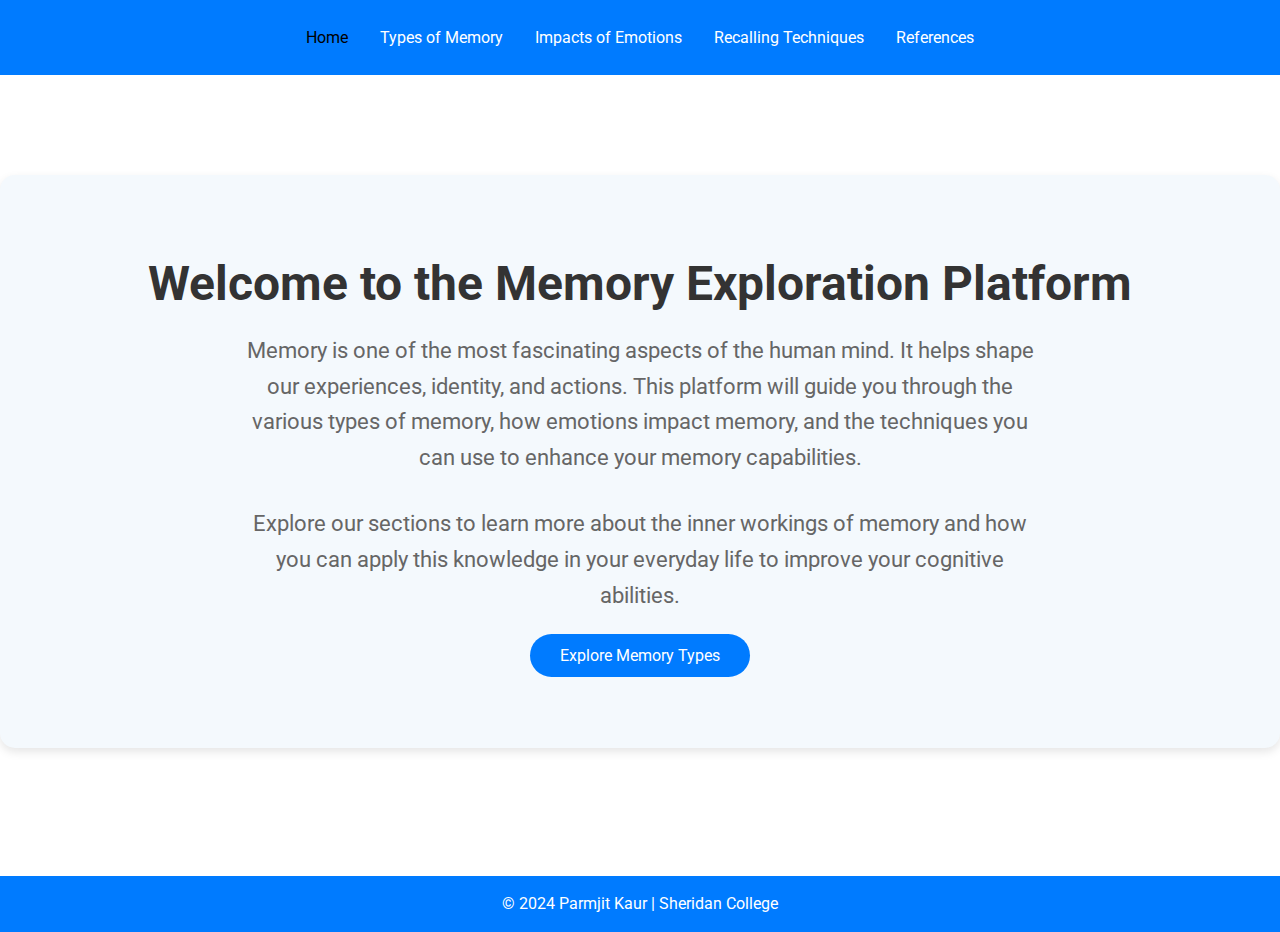
<file: index.html>
<!DOCTYPE html>
<html lang="en">
<head>
    <meta charset="UTF-8">
    <meta name="viewport" content="width=device-width, initial-scale=1.0">
    <meta name="description" content="Memory: A Cognitive Exploration">
    <meta name="keywords" content="Memory, Types, Techniques, Emotions">
    <title>Memory: Home</title>
    <script src="https://cdn.jsdelivr.net/npm/bootstrap@5.3.3/dist/js/bootstrap.bundle.min.js"
            integrity="sha384-YvpcrYf0tY3lHB60NNkmXc5s9fDVZLESaAA55NDzOxhy9GkcIdslK1eN7N6jIeHz"
            crossorigin="anonymous"></script>
    <link href="https://cdn.jsdelivr.net/npm/bootstrap@5.3.3/dist/css/bootstrap.min.css" rel="stylesheet"
          integrity="sha384-QWTKZyjpPEjISv5WaRU9OFeRpok6YctnYmDr5pNlyT2bRjXh0JMhjY6hW+ALEwIH"
          crossorigin="anonymous">
    <link href="https://fonts.googleapis.com/css2?family=Roboto:wght@400;500;700&display=swap" rel="stylesheet">
    <link href="style.css" rel="stylesheet">
</head>
<body>

    <!-- Navbar -->
    <nav class="navbar navbar-expand-lg">
        <div class="container-fluid">
            <button class="navbar-toggler" type="button" data-bs-toggle="collapse" data-bs-target="#navbarSupportedContent"
                    aria-controls="navbarSupportedContent" aria-expanded="false" aria-label="Toggle navigation">
                <span class="navbar-toggler-icon"></span>
            </button>
            <div class="collapse navbar-collapse justify-content-center" id="navbarSupportedContent">
                <ul class="navbar-nav mb-2 mb-lg-0">
                    <li class="nav-item">
                        <a class="nav-link active" href="index.html">Home</a>
                    </li>
                    <li class="nav-item">
                        <a class="nav-link" href="types.html">Types of Memory</a>
                    </li>
                    <li class="nav-item">
                        <a class="nav-link" href="emotions.html">Impacts of Emotions</a>
                    </li>
                    <li class="nav-item">
                        <a class="nav-link" href="techniques.html">Recalling Techniques</a>
                    </li>
                    <li class="nav-item">
                        <a class="nav-link" href="reference.html">References</a>
                    </li>
                </ul>
            </div>
        </div>
    </nav>

    <!-- Content Section -->
    <div class="content-wrapper">
        <div class="container">
            <h1>Welcome to the Memory Exploration Platform</h1>
            <p>Memory is one of the most fascinating aspects of the human mind. It helps shape our experiences, identity, and actions. This platform will guide you through the various types of memory, how emotions impact memory, and the techniques you can use to enhance your memory capabilities.</p>
            <p>Explore our sections to learn more about the inner workings of memory and how you can apply this knowledge in your everyday life to improve your cognitive abilities.</p>
            <a href="types.html">Explore Memory Types</a>
        </div>
    </div>

</body>
<footer class="footer">
    <div class="container text-center">
        <p>© 2024 Parmjit Kaur | Sheridan College</p>
    </div>
</footer>
</html>
</file>
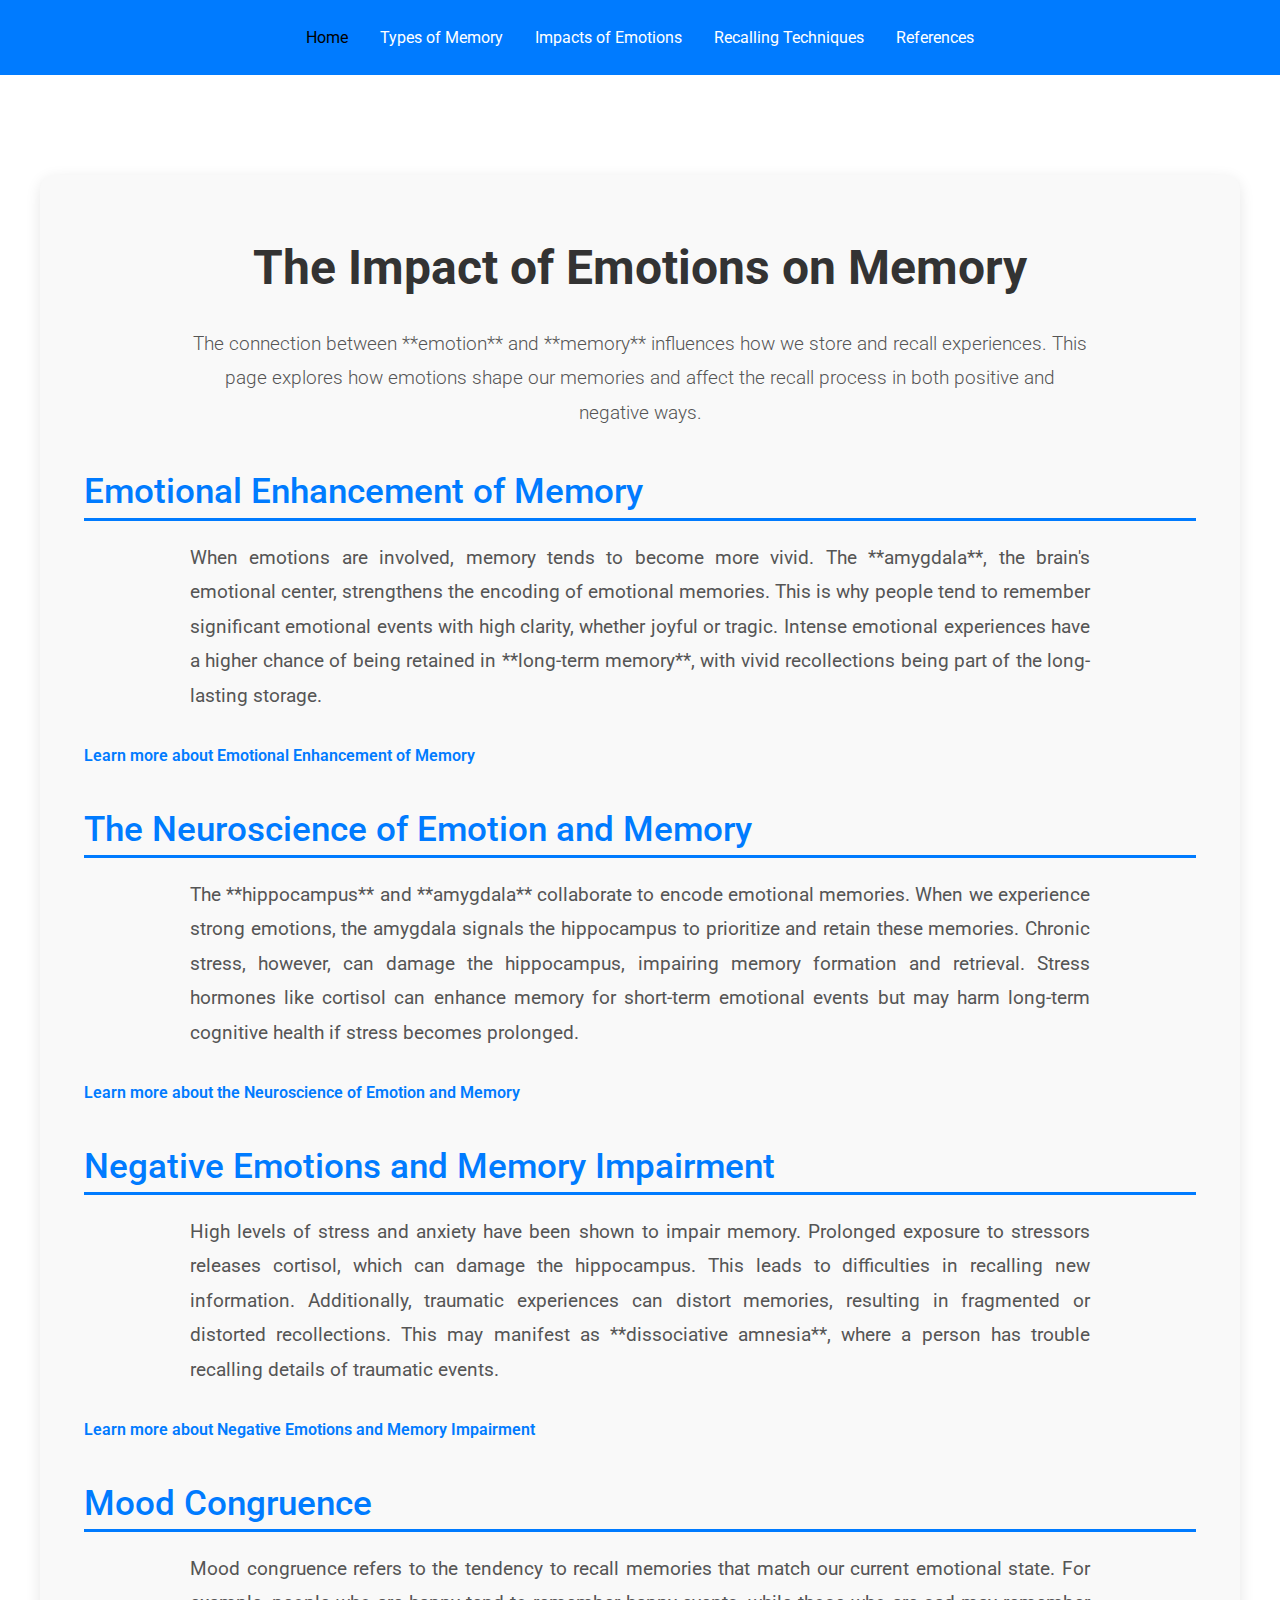
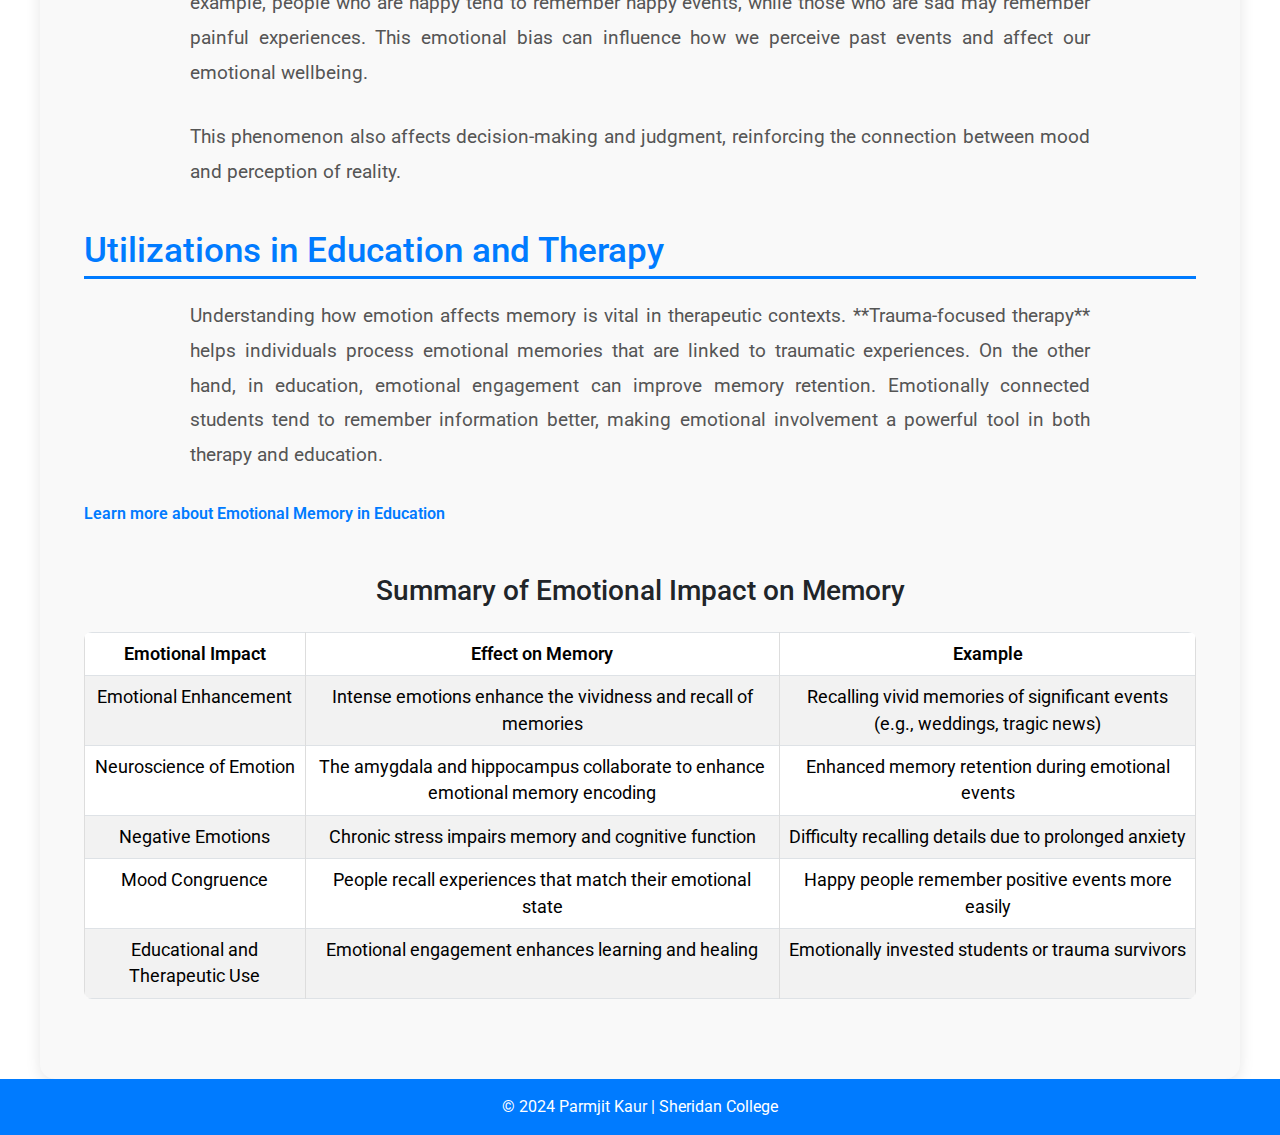
<file: emotions.html>
<!DOCTYPE html>
<html lang="en">
<head>
    <meta charset="UTF-8">
    <meta name="viewport" content="width=device-width, initial-scale=1.0">
    <meta name="description" content="Memory: A Cognitive Exploration">
    <meta name="keywords" content="Memory, Types, Techniques, Emotions">
    <title>Memory: Home</title>
    <script src="https://cdn.jsdelivr.net/npm/bootstrap@5.3.3/dist/js/bootstrap.bundle.min.js"
            integrity="sha384-YvpcrYf0tY3lHB60NNkmXc5s9fDVZLESaAA55NDzOxhy9GkcIdslK1eN7N6jIeHz"
            crossorigin="anonymous"></script>
    <link href="https://cdn.jsdelivr.net/npm/bootstrap@5.3.3/dist/css/bootstrap.min.css" rel="stylesheet"
          integrity="sha384-QWTKZyjpPEjISv5WaRU9OFeRpok6YctnYmDr5pNlyT2bRjXh0JMhjY6hW+ALEwIH"
          crossorigin="anonymous">
    <link href="https://fonts.googleapis.com/css2?family=Roboto:wght@400;500;700&display=swap" rel="stylesheet">
    <link href="style.css" rel="stylesheet">
</head>
<body>

    <!-- Navbar -->
    <nav class="navbar navbar-expand-lg">
        <div class="container-fluid">
            <button class="navbar-toggler" type="button" data-bs-toggle="collapse" data-bs-target="#navbarSupportedContent"
                    aria-controls="navbarSupportedContent" aria-expanded="false" aria-label="Toggle navigation">
                <span class="navbar-toggler-icon"></span>
            </button>
            <div class="collapse navbar-collapse justify-content-center" id="navbarSupportedContent">
                <ul class="navbar-nav mb-2 mb-lg-0">
                    <li class="nav-item">
                        <a class="nav-link active" href="index.html">Home</a>
                    </li>
                    <li class="nav-item">
                        <a class="nav-link" href="types.html">Types of Memory</a>
                    </li>
                    <li class="nav-item">
                        <a class="nav-link" href="emotions.html">Impacts of Emotions</a>
                    </li>
                    <li class="nav-item">
                        <a class="nav-link" href="techniques.html">Recalling Techniques</a>
                    </li>
                    <li class="nav-item">
                        <a class="nav-link" href="reference.html">References</a>
                    </li>
                </ul>
            </div>
        </div>
    </nav>
    <div class="emotion-memory-wrapper">
        <div class="container">
            <h1 class="main-heading">The Impact of Emotions on Memory</h1>
            <p class="lead text-center">The connection between **emotion** and **memory** influences how we store and recall experiences. This page explores how emotions shape our memories and affect the recall process in both positive and negative ways.</p>

            <!-- Emotional Enhancement of Memory -->
            <div class="memory-type">
                <h2 class="section-heading">Emotional Enhancement of Memory</h2>
                <p>When emotions are involved, memory tends to become more vivid. The **amygdala**, the brain's emotional center, strengthens the encoding of emotional memories. This is why people tend to remember significant emotional events with high clarity, whether joyful or tragic. Intense emotional experiences have a higher chance of being retained in **long-term memory**, with vivid recollections being part of the long-lasting storage.</p>
                <a href="https://en.wikipedia.org/wiki/Emotion_and_memory" target="_blank" class="learn-more-link">Learn more about Emotional Enhancement of Memory</a>
            </div>

            <!-- Neuroscience of Emotion and Memory -->
            <div class="memory-type">
                <h2 class="section-heading">The Neuroscience of Emotion and Memory</h2>
                <p>The **hippocampus** and **amygdala** collaborate to encode emotional memories. When we experience strong emotions, the amygdala signals the hippocampus to prioritize and retain these memories. Chronic stress, however, can damage the hippocampus, impairing memory formation and retrieval. Stress hormones like cortisol can enhance memory for short-term emotional events but may harm long-term cognitive health if stress becomes prolonged.</p>
                <a href="https://en.wikipedia.org/wiki/Neuroscience_of_emotion_and_memory" target="_blank" class="learn-more-link">Learn more about the Neuroscience of Emotion and Memory</a>
            </div>

            <!-- Negative Emotions and Memory Impairment -->
            <div class="memory-type">
                <h2 class="section-heading">Negative Emotions and Memory Impairment</h2>
                <p>High levels of stress and anxiety have been shown to impair memory. Prolonged exposure to stressors releases cortisol, which can damage the hippocampus. This leads to difficulties in recalling new information. Additionally, traumatic experiences can distort memories, resulting in fragmented or distorted recollections. This may manifest as **dissociative amnesia**, where a person has trouble recalling details of traumatic events.</p>
                <a href="https://en.wikipedia.org/wiki/Stress_and_memory" target="_blank" class="learn-more-link">Learn more about Negative Emotions and Memory Impairment</a>
            </div>

            <!-- Mood Congruence -->
            <div class="memory-type">
                <h2 class="section-heading">Mood Congruence</h2>
                <p>Mood congruence refers to the tendency to recall memories that match our current emotional state. For example, people who are happy tend to remember happy events, while those who are sad may remember painful experiences. This emotional bias can influence how we perceive past events and affect our emotional wellbeing.</p>
                <p>This phenomenon also affects decision-making and judgment, reinforcing the connection between mood and perception of reality.</p>
            </div>

            <!-- Utilizations in Education and Therapy -->
            <div class="memory-type">
                <h2 class="section-heading">Utilizations in Education and Therapy</h2>
                <p>Understanding how emotion affects memory is vital in therapeutic contexts. **Trauma-focused therapy** helps individuals process emotional memories that are linked to traumatic experiences. On the other hand, in education, emotional engagement can improve memory retention. Emotionally connected students tend to remember information better, making emotional involvement a powerful tool in both therapy and education.</p>
                <a href="https://en.wikipedia.org/wiki/Emotional_memory_in_education" target="_blank" class="learn-more-link">Learn more about Emotional Memory in Education</a>
            </div>

            <!-- Summary Table of Emotional Impact on Memory -->
            <h3 class="text-center mt-5">Summary of Emotional Impact on Memory</h3>
            <table class="table table-bordered table-striped mt-4">
                <thead>
                    <tr>
                        <th>Emotional Impact</th>
                        <th>Effect on Memory</th>
                        <th>Example</th>
                    </tr>
                </thead>
                <tbody>
                    <tr>
                        <td>Emotional Enhancement</td>
                        <td>Intense emotions enhance the vividness and recall of memories</td>
                        <td>Recalling vivid memories of significant events (e.g., weddings, tragic news)</td>
                    </tr>
                    <tr>
                        <td>Neuroscience of Emotion</td>
                        <td>The amygdala and hippocampus collaborate to enhance emotional memory encoding</td>
                        <td>Enhanced memory retention during emotional events</td>
                    </tr>
                    <tr>
                        <td>Negative Emotions</td>
                        <td>Chronic stress impairs memory and cognitive function</td>
                        <td>Difficulty recalling details due to prolonged anxiety</td>
                    </tr>
                    <tr>
                        <td>Mood Congruence</td>
                        <td>People recall experiences that match their emotional state</td>
                        <td>Happy people remember positive events more easily</td>
                    </tr>
                    <tr>
                        <td>Educational and Therapeutic Use</td>
                        <td>Emotional engagement enhances learning and healing</td>
                        <td>Emotionally invested students or trauma survivors</td>
                    </tr>
                </tbody>
            </table>

        </div>
    </div>

    <!-- Footer -->
    <footer class="footer">
        <div class="container text-center">
            <p>© 2024 Parmjit Kaur | Sheridan College</p>
        </div>
    </footer>

</body>
</html>
</file>
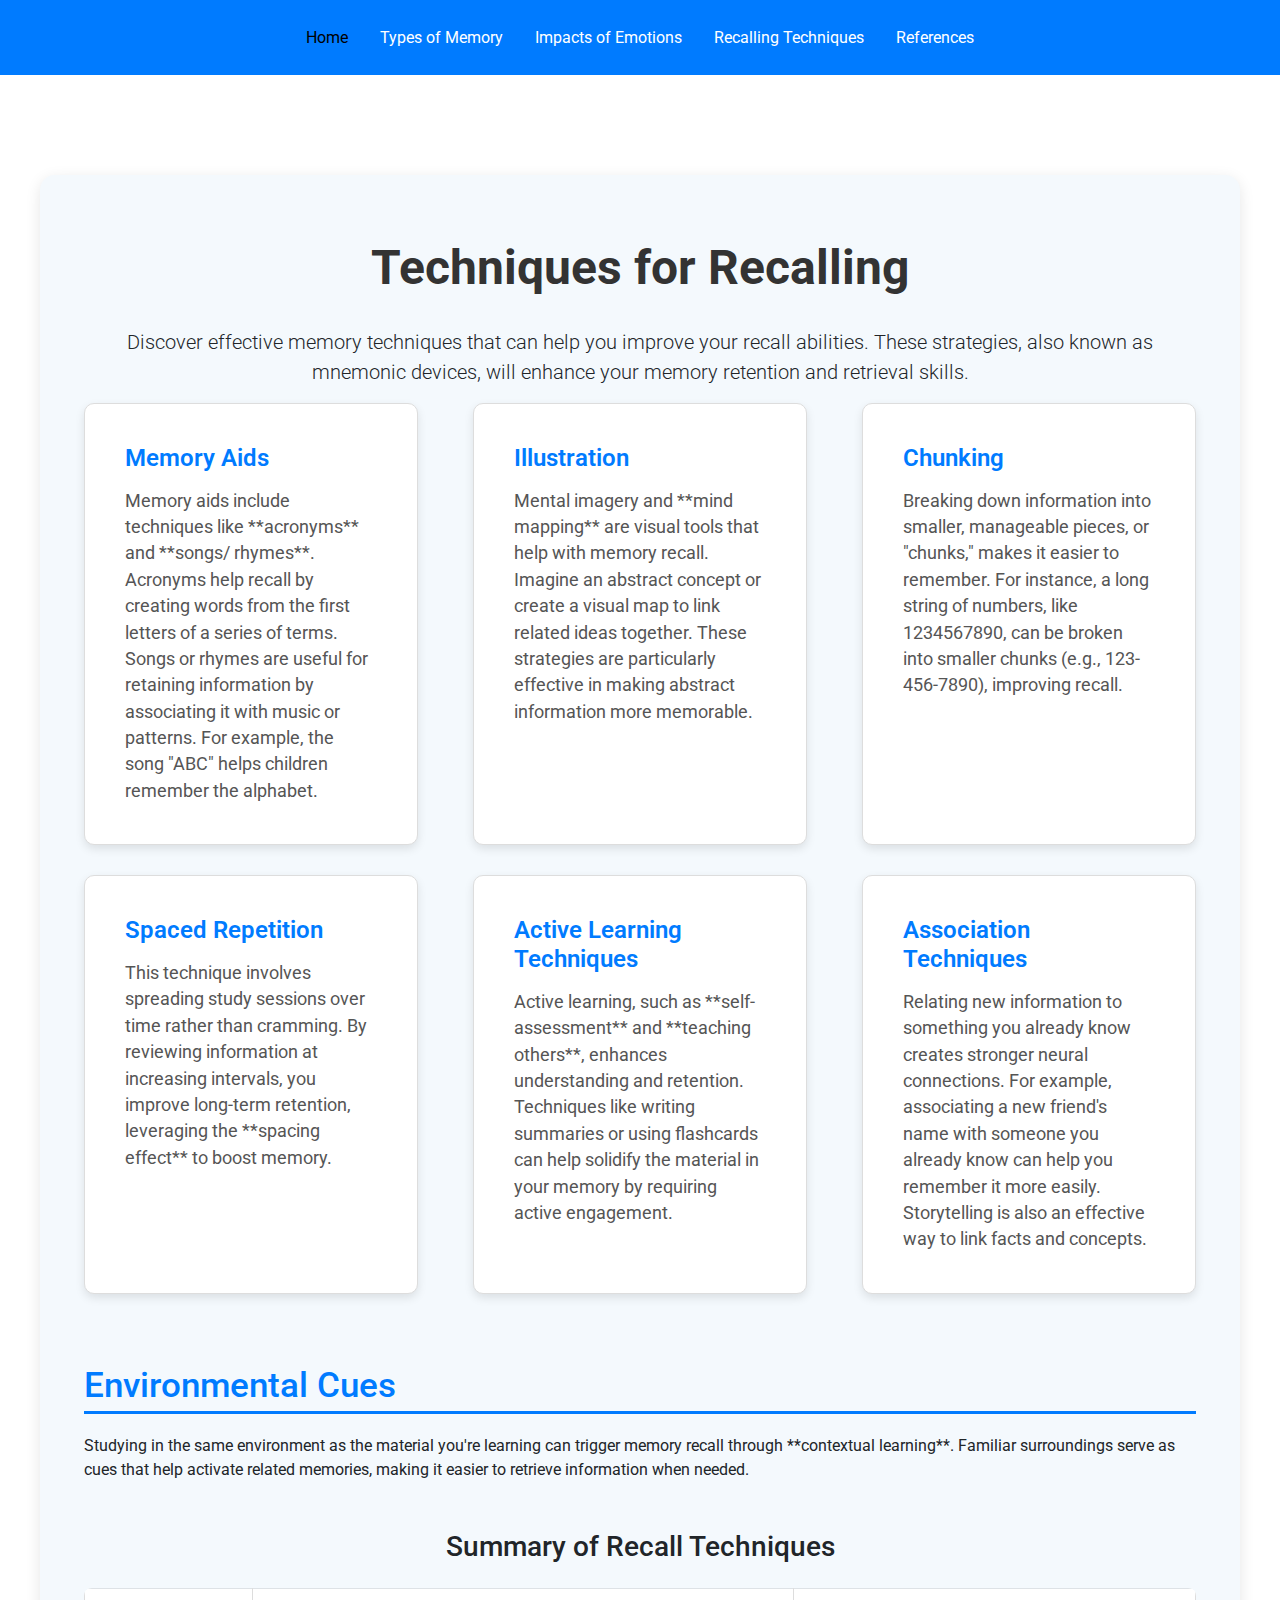
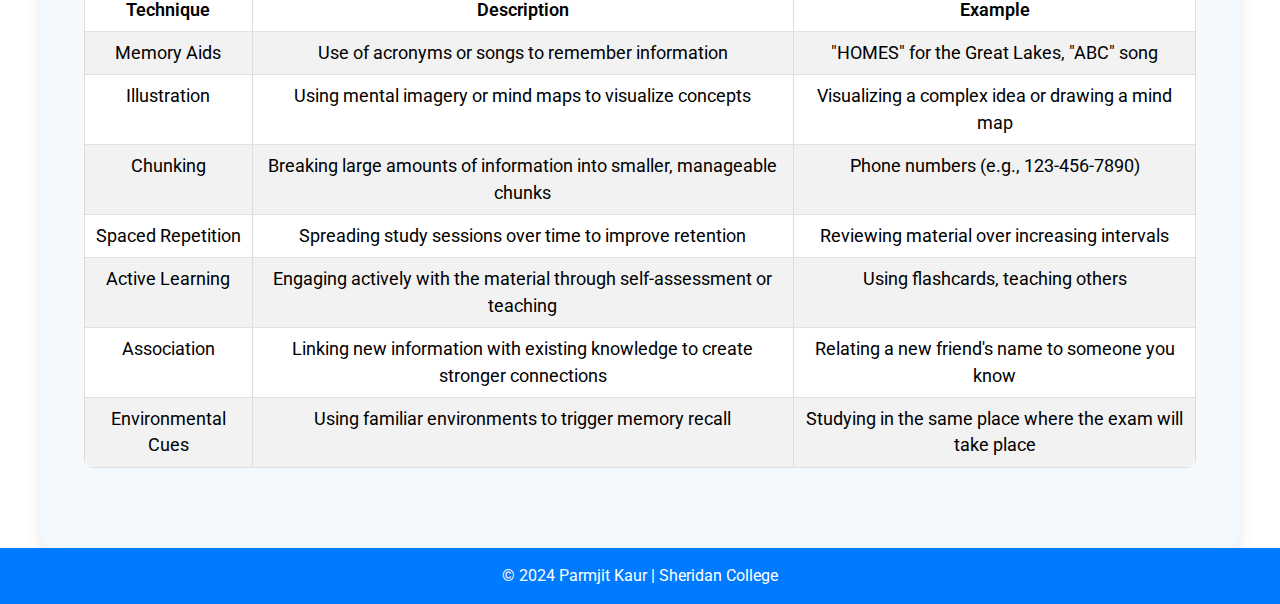
<file: techniques.html>
<!DOCTYPE html>
<head>
    <meta charset="UTF-8">
    <meta name="viewport" content="width=device-width, initial-scale=1.0">
    <meta name="description" content="Memory: A Cognitive Exploration">
    <meta name="keywords" content="Memory, Types, Techniques, Emotions">
    <title>Memory: Home</title>
    <script src="https://cdn.jsdelivr.net/npm/bootstrap@5.3.3/dist/js/bootstrap.bundle.min.js"
            integrity="sha384-YvpcrYf0tY3lHB60NNkmXc5s9fDVZLESaAA55NDzOxhy9GkcIdslK1eN7N6jIeHz"
            crossorigin="anonymous"></script>
    <link href="https://cdn.jsdelivr.net/npm/bootstrap@5.3.3/dist/css/bootstrap.min.css" rel="stylesheet"
          integrity="sha384-QWTKZyjpPEjISv5WaRU9OFeRpok6YctnYmDr5pNlyT2bRjXh0JMhjY6hW+ALEwIH"
          crossorigin="anonymous">
    <link href="https://fonts.googleapis.com/css2?family=Roboto:wght@400;500;700&display=swap" rel="stylesheet">
    <link href="style.css" rel="stylesheet">
</head>
<body>
    <!--  Navbar -->
    <nav class="navbar navbar-expand-lg">
        <div class="container-fluid">
            <button class="navbar-toggler" type="button" data-bs-toggle="collapse" data-bs-target="#navbarSupportedContent"
                    aria-controls="navbarSupportedContent" aria-expanded="false" aria-label="Toggle navigation">
                <span class="navbar-toggler-icon"></span>
            </button>
            <div class="collapse navbar-collapse justify-content-center" id="navbarSupportedContent">
                <ul class="navbar-nav mb-2 mb-lg-0">
                    <li class="nav-item">
                        <a class="nav-link active" href="index.html">Home</a>
                    </li>
                    <li class="nav-item">
                        <a class="nav-link" href="types.html">Types of Memory</a>
                    </li>
                    <li class="nav-item">
                        <a class="nav-link" href="emotions.html">Impacts of Emotions</a>
                    </li>
                    <li class="nav-item">
                        <a class="nav-link" href="techniques.html">Recalling Techniques</a>
                    </li>
                    <li class="nav-item">
                        <a class="nav-link" href="reference.html">References</a>
                    </li>
                </ul>
            </div>
        </div>
    </nav>
    <div class="recall-techniques-wrapper">
        <div class="container">
            <h1 class="main-heading">Techniques for Recalling</h1>
            <p class="lead text-center">Discover effective memory techniques that can help you improve your recall abilities. These strategies, also known as mnemonic devices, will enhance your memory retention and retrieval skills.</p>

            <!-- Memory Aids -->
            <div class="card-deck">
                <div class="card">
                    <div class="card-body">
                        <h3 class="card-title">Memory Aids</h3>
                        <p class="card-text">Memory aids include techniques like **acronyms** and **songs/ rhymes**. Acronyms help recall by creating words from the first letters of a series of terms. Songs or rhymes are useful for retaining information by associating it with music or patterns. For example, the song "ABC" helps children remember the alphabet.</p>
                    </div>
                </div>

                <!-- Illustration -->
                <div class="card">
                    <div class="card-body">
                        <h3 class="card-title">Illustration</h3>
                        <p class="card-text">Mental imagery and **mind mapping** are visual tools that help with memory recall. Imagine an abstract concept or create a visual map to link related ideas together. These strategies are particularly effective in making abstract information more memorable.</p>
                    </div>
                </div>

                <!-- Chunking -->
                <div class="card">
                    <div class="card-body">
                        <h3 class="card-title">Chunking</h3>
                        <p class="card-text">Breaking down information into smaller, manageable pieces, or "chunks," makes it easier to remember. For instance, a long string of numbers, like 1234567890, can be broken into smaller chunks (e.g., 123-456-7890), improving recall.</p>
                    </div>
                </div>
            </div>

            <!-- Spaced Repetition -->
            <div class="card-deck">
                <div class="card">
                    <div class="card-body">
                        <h3 class="card-title">Spaced Repetition</h3>
                        <p class="card-text">This technique involves spreading study sessions over time rather than cramming. By reviewing information at increasing intervals, you improve long-term retention, leveraging the **spacing effect** to boost memory.</p>
                    </div>
                </div>

                <!-- Active Learning Techniques -->
                <div class="card">
                    <div class="card-body">
                        <h3 class="card-title">Active Learning Techniques</h3>
                        <p class="card-text">Active learning, such as **self-assessment** and **teaching others**, enhances understanding and retention. Techniques like writing summaries or using flashcards can help solidify the material in your memory by requiring active engagement.</p>
                    </div>
                </div>

                <!-- Association Techniques -->
                <div class="card">
                    <div class="card-body">
                        <h3 class="card-title">Association Techniques</h3>
                        <p class="card-text">Relating new information to something you already know creates stronger neural connections. For example, associating a new friend's name with someone you already know can help you remember it more easily. Storytelling is also an effective way to link facts and concepts.</p>
                    </div>
                </div>
            </div>

            <!-- Environmental Cues -->
            <div class="memory-type">
                <h2 class="section-heading">Environmental Cues</h2>
                <p>Studying in the same environment as the material you're learning can trigger memory recall through **contextual learning**. Familiar surroundings serve as cues that help activate related memories, making it easier to retrieve information when needed.</p>
            </div>

            <!-- Summary Table of Recall Techniques -->
            <h3 class="text-center mt-5">Summary of Recall Techniques</h3>
            <table class="table table-bordered table-striped mt-4">
                <thead>
                    <tr>
                        <th>Technique</th>
                        <th>Description</th>
                        <th>Example</th>
                    </tr>
                </thead>
                <tbody>
                    <tr>
                        <td>Memory Aids</td>
                        <td>Use of acronyms or songs to remember information</td>
                        <td>"HOMES" for the Great Lakes, "ABC" song</td>
                    </tr>
                    <tr>
                        <td>Illustration</td>
                        <td>Using mental imagery or mind maps to visualize concepts</td>
                        <td>Visualizing a complex idea or drawing a mind map</td>
                    </tr>
                    <tr>
                        <td>Chunking</td>
                        <td>Breaking large amounts of information into smaller, manageable chunks</td>
                        <td>Phone numbers (e.g., 123-456-7890)</td>
                    </tr>
                    <tr>
                        <td>Spaced Repetition</td>
                        <td>Spreading study sessions over time to improve retention</td>
                        <td>Reviewing material over increasing intervals</td>
                    </tr>
                    <tr>
                        <td>Active Learning</td>
                        <td>Engaging actively with the material through self-assessment or teaching</td>
                        <td>Using flashcards, teaching others</td>
                    </tr>
                    <tr>
                        <td>Association</td>
                        <td>Linking new information with existing knowledge to create stronger connections</td>
                        <td>Relating a new friend's name to someone you know</td>
                    </tr>
                    <tr>
                        <td>Environmental Cues</td>
                        <td>Using familiar environments to trigger memory recall</td>
                        <td>Studying in the same place where the exam will take place</td>
                    </tr>
                </tbody>
            </table>

        </div>
    </div>
</body>
    <footer class="footer">
        <div class="container text-center">
            <p>© 2024 Parmjit Kaur | Sheridan College</p>
        </div>
    </footer>
    </html>
</file>
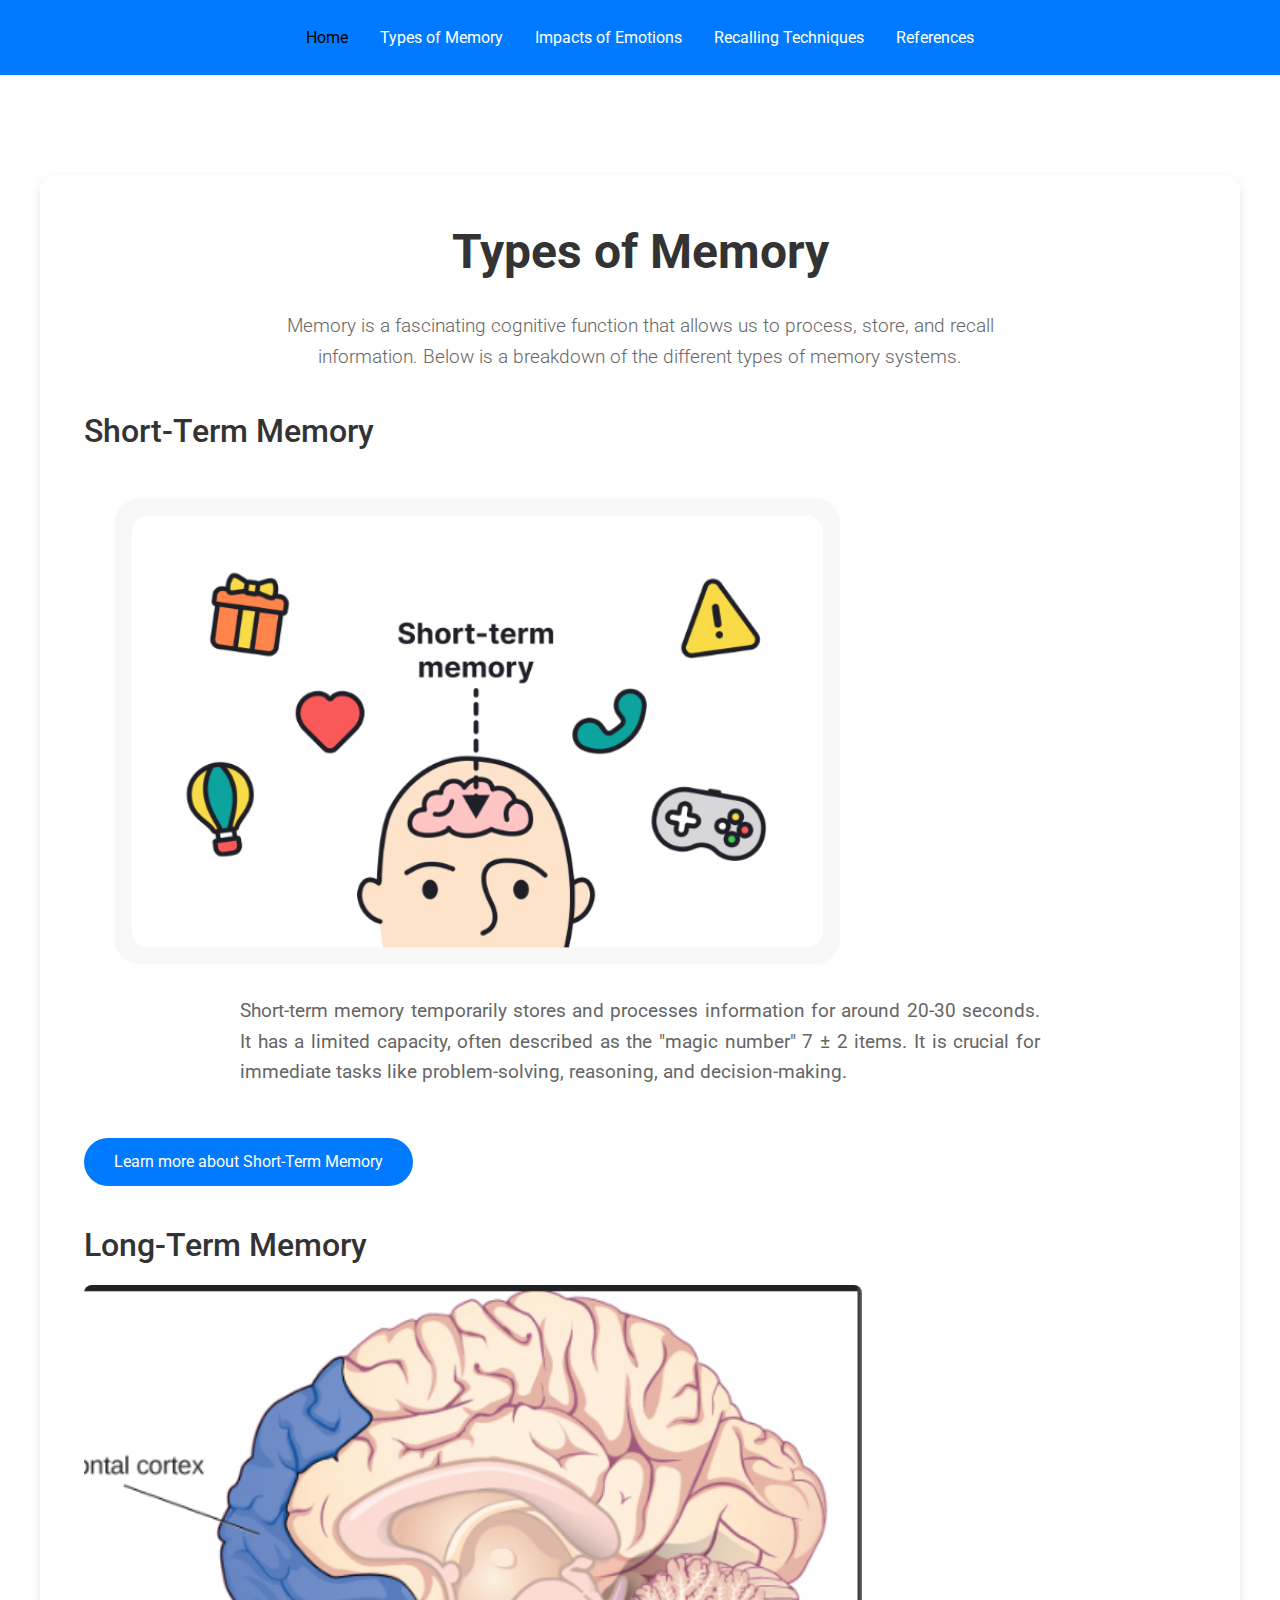
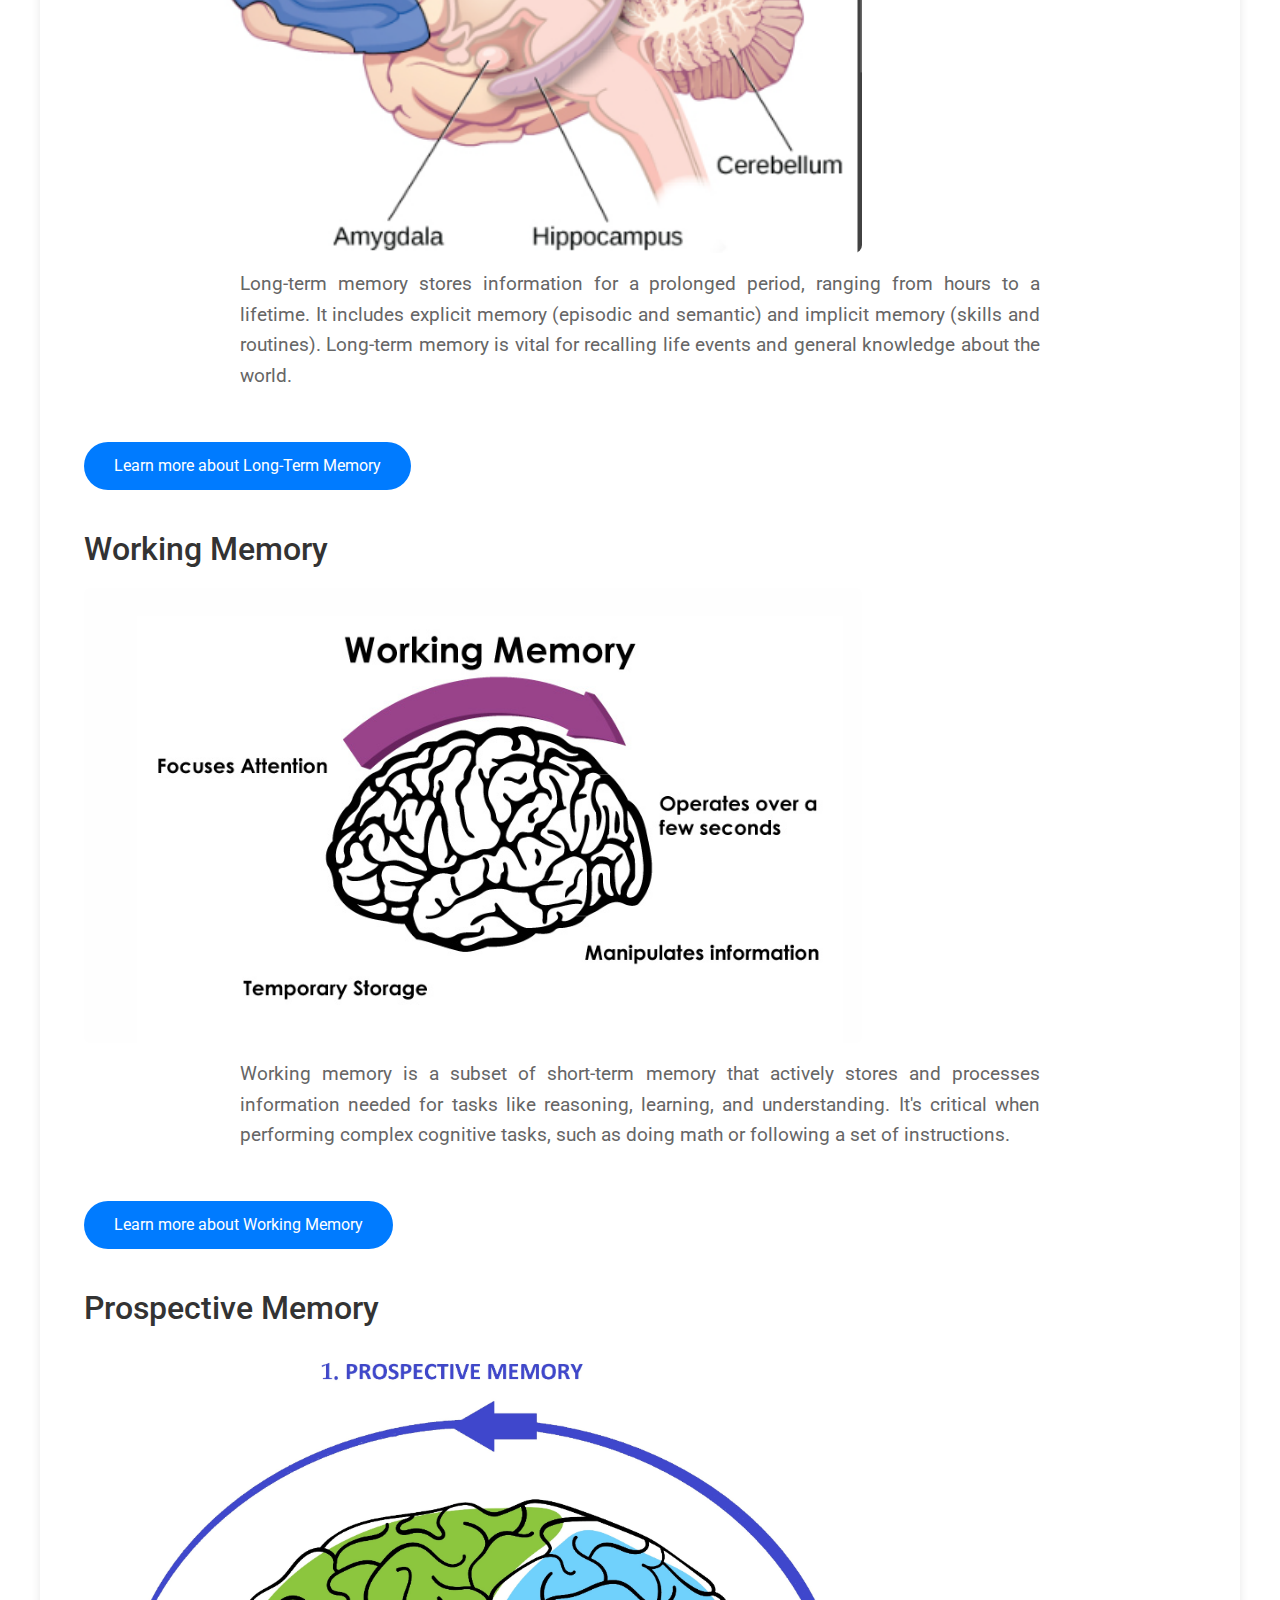
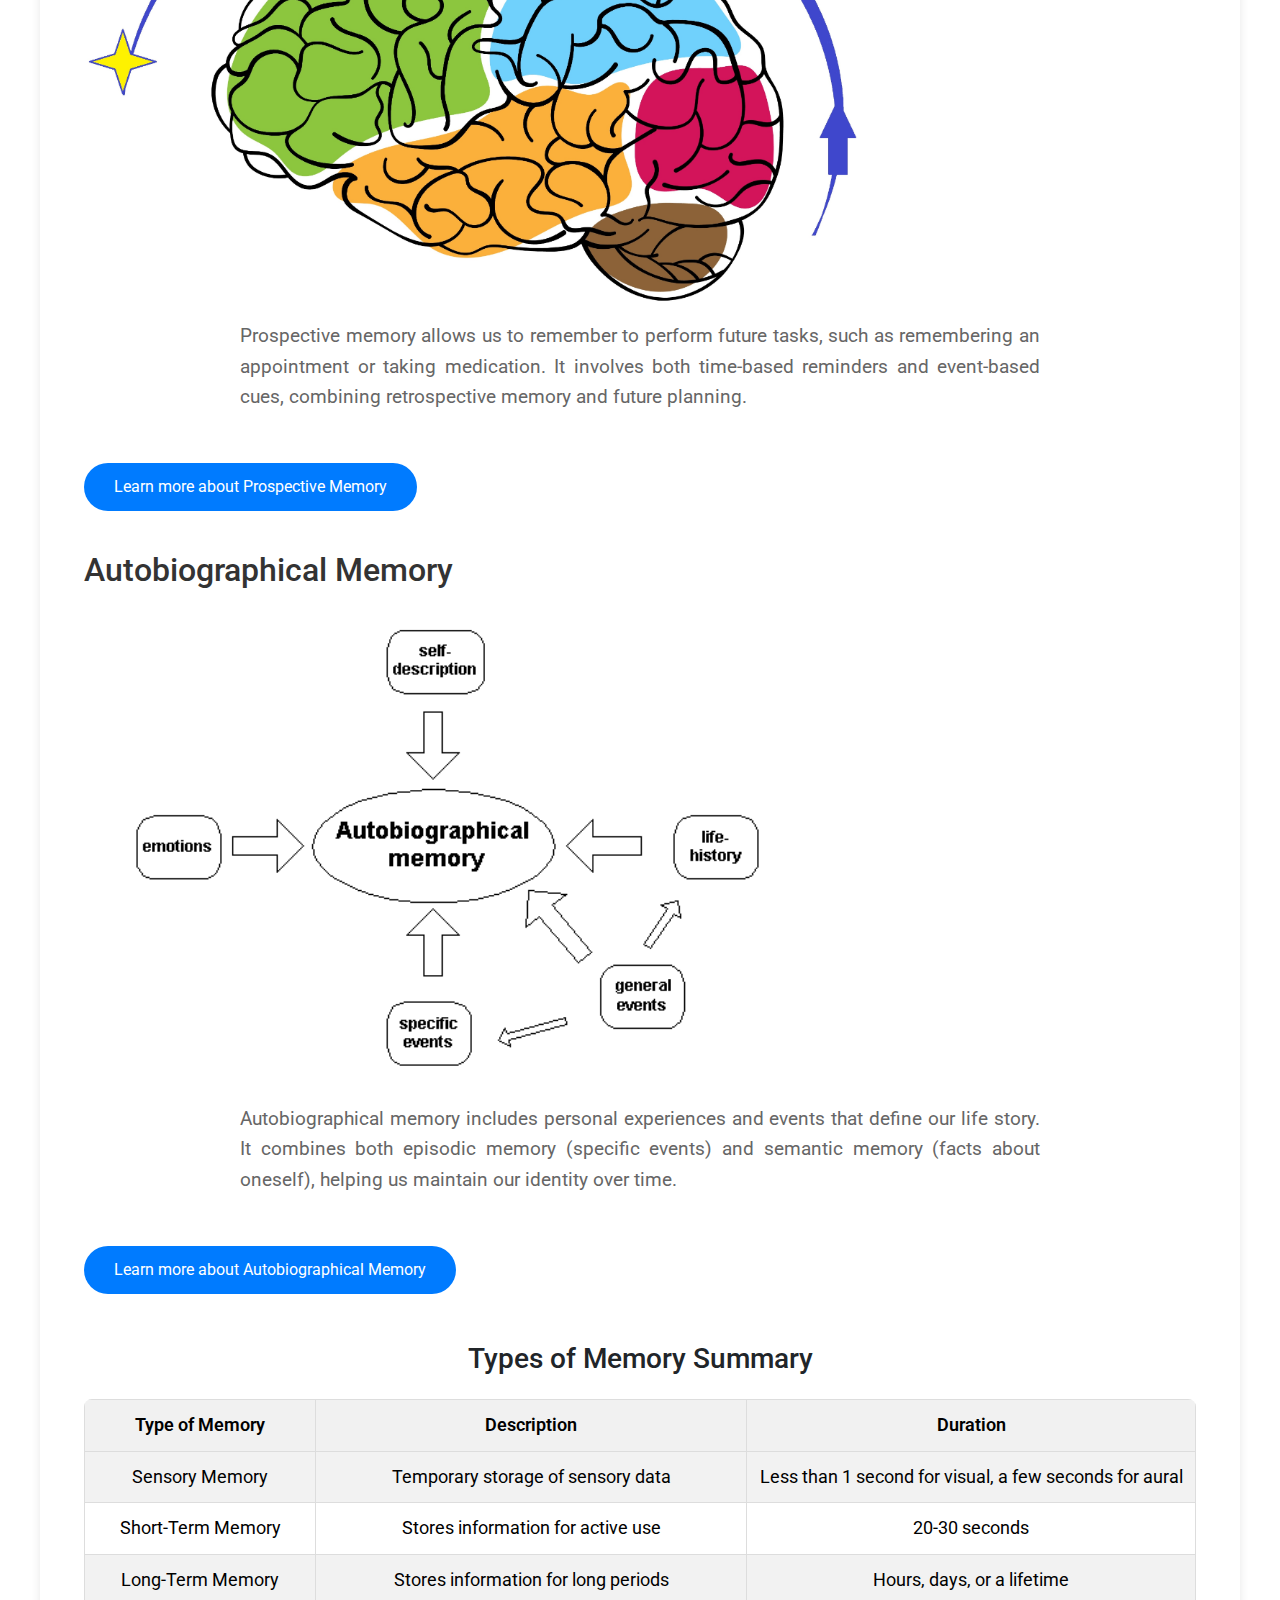
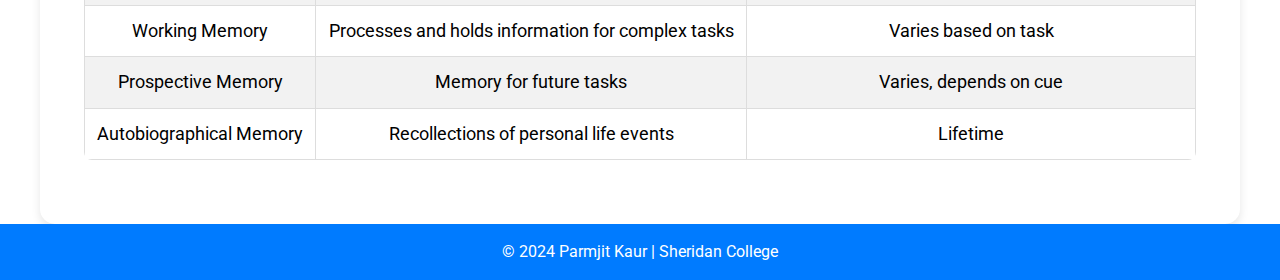
<file: types.html>
<!DOCTYPE html>
<head>
    <meta charset="UTF-8">
    <meta name="viewport" content="width=device-width, initial-scale=1.0">
    <meta name="description" content="Memory: A Cognitive Exploration">
    <meta name="keywords" content="Memory, Types, Techniques, Emotions">
    <title>Memory: Home</title>
    <script src="https://cdn.jsdelivr.net/npm/bootstrap@5.3.3/dist/js/bootstrap.bundle.min.js"
            integrity="sha384-YvpcrYf0tY3lHB60NNkmXc5s9fDVZLESaAA55NDzOxhy9GkcIdslK1eN7N6jIeHz"
            crossorigin="anonymous"></script>
    <link href="https://cdn.jsdelivr.net/npm/bootstrap@5.3.3/dist/css/bootstrap.min.css" rel="stylesheet"
          integrity="sha384-QWTKZyjpPEjISv5WaRU9OFeRpok6YctnYmDr5pNlyT2bRjXh0JMhjY6hW+ALEwIH"
          crossorigin="anonymous">
    <link href="https://fonts.googleapis.com/css2?family=Roboto:wght@400;500;700&display=swap" rel="stylesheet">
    <link href="style.css" rel="stylesheet">
</head>
<body>
    <!-- Navbar -->
    <nav class="navbar navbar-expand-lg">
        <div class="container-fluid">
            <button class="navbar-toggler" type="button" data-bs-toggle="collapse" data-bs-target="#navbarSupportedContent"
                    aria-controls="navbarSupportedContent" aria-expanded="false" aria-label="Toggle navigation">
                <span class="navbar-toggler-icon"></span>
            </button>
            <div class="collapse navbar-collapse justify-content-center" id="navbarSupportedContent">
                <ul class="navbar-nav mb-2 mb-lg-0">
                    <li class="nav-item">
                        <a class="nav-link active" href="index.html">Home</a>
                    </li>
                    <li class="nav-item">
                        <a class="nav-link" href="types.html">Types of Memory</a>
                    </li>
                    <li class="nav-item">
                        <a class="nav-link" href="emotions.html">Impacts of Emotions</a>
                    </li>
                    <li class="nav-item">
                        <a class="nav-link" href="techniques.html">Recalling Techniques</a>
                    </li>
                    <li class="nav-item">
                        <a class="nav-link" href="reference.html">References</a>
                    </li>
                </ul>
            </div>
        </div>
    </nav>

    <div class="types-memory-wrapper">
        <div class="container">
            <h1 class="text-center">Types of Memory</h1>
            <p class="lead text-center">Memory is a fascinating cognitive function that allows us to process, store, and recall information. Below is a breakdown of the different types of memory systems.</p>

            <!-- Sensory Memory -->
            <!-- <div class="memory-type">
                <h2>Sensory Memory</h2>
                <img src="sensory.png" alt="Sensory Memory" class="img-fluid mb-3">
                <p>Sensory memory is the first stage of memory, where we briefly store sensory data. It holds visual (iconic) or auditory (echoic) impressions for less than a second. This type of memory allows us to have a continuous experience of our environment, even after the stimulus has disappeared.</p>
                <a href="https://en.wikipedia.org/wiki/Sensory_memory" target="_blank">Learn more about Sensory Memory</a>
            </div> -->

            <!-- Short-Term Memory -->
            <div class="memory-type">
                <h2>Short-Term Memory</h2>
                <img src="images/short term_memory.png" alt="Short-Term Memory" class="img-fluid mb-3">
                <p>Short-term memory temporarily stores and processes information for around 20-30 seconds. It has a limited capacity, often described as the "magic number" 7 ± 2 items. It is crucial for immediate tasks like problem-solving, reasoning, and decision-making.</p>
                <a href="https://en.wikipedia.org/wiki/Short-term_memory" target="_blank">Learn more about Short-Term Memory</a>
            </div>

            <!-- Long-Term Memory -->
            <div class="memory-type">
                <h2>Long-Term Memory</h2>
                <img src="images/long_term .png" alt="Long-Term Memory" class="img-fluid mb-3">
                <p>Long-term memory stores information for a prolonged period, ranging from hours to a lifetime. It includes explicit memory (episodic and semantic) and implicit memory (skills and routines). Long-term memory is vital for recalling life events and general knowledge about the world.</p>
                <a href="https://en.wikipedia.org/wiki/Long-term_memory" target="_blank">Learn more about Long-Term Memory</a>
            </div>

            <!-- Working Memory -->
            <div class="memory-type">
                <h2>Working Memory</h2>
                <img src="images/working_memory.png" alt="Working Memory" class="img-fluid mb-3">
                <p>Working memory is a subset of short-term memory that actively stores and processes information needed for tasks like reasoning, learning, and understanding. It's critical when performing complex cognitive tasks, such as doing math or following a set of instructions.</p>
                <a href="https://en.wikipedia.org/wiki/Working_memory" target="_blank">Learn more about Working Memory</a>
            </div>

            <!-- Prospective Memory -->
            <div class="memory-type">
                <h2>Prospective Memory</h2>
                <img src="images/prospective.png" alt="Prospective Memory" class="img-fluid mb-3">
                <p>Prospective memory allows us to remember to perform future tasks, such as remembering an appointment or taking medication. It involves both time-based reminders and event-based cues, combining retrospective memory and future planning.</p>
                <a href="https://en.wikipedia.org/wiki/Prospective_memory" target="_blank">Learn more about Prospective Memory</a>
            </div>

            <!-- Autobiographical Memory -->
            <div class="memory-type">
                <h2>Autobiographical Memory</h2>
                <img src="images/autobiographical.png" alt="Autobiographical Memory" class="img-fluid mb-3">
                <p>Autobiographical memory includes personal experiences and events that define our life story. It combines both episodic memory (specific events) and semantic memory (facts about oneself), helping us maintain our identity over time.</p>
                <a href="https://en.wikipedia.org/wiki/Autobiographical_memory" target="_blank">Learn more about Autobiographical Memory</a>
            </div>

            <!-- Summary Table of Types of Memory -->
            <h3 class="text-center mt-5">Types of Memory Summary</h3>
            <table class="table table-bordered table-striped mt-4">
                <thead>
                    <tr>
                        <th>Type of Memory</th>
                        <th>Description</th>
                        <th>Duration</th>
                    </tr>
                </thead>
                <tbody>
                    <tr>
                        <td>Sensory Memory</td>
                        <td>Temporary storage of sensory data</td>
                        <td>Less than 1 second for visual, a few seconds for aural</td>
                    </tr>
                    <tr>
                        <td>Short-Term Memory</td>
                        <td>Stores information for active use</td>
                        <td>20-30 seconds</td>
                    </tr>
                    <tr>
                        <td>Long-Term Memory</td>
                        <td>Stores information for long periods</td>
                        <td>Hours, days, or a lifetime</td>
                    </tr>
                    <tr>
                        <td>Working Memory</td>
                        <td>Processes and holds information for complex tasks</td>
                        <td>Varies based on task</td>
                    </tr>
                    <tr>
                        <td>Prospective Memory</td>
                        <td>Memory for future tasks</td>
                        <td>Varies, depends on cue</td>
                    </tr>
                    <tr>
                        <td>Autobiographical Memory</td>
                        <td>Recollections of personal life events</td>
                        <td>Lifetime</td>
                    </tr>
                </tbody>
            </table>
        </div>
    </div>
</body>
<footer class="footer">
    <div class="container text-center">
        <p>© 2024 Parmjit Kaur | Sheridan College</p>
    </div>
</footer>
</html>
</file>
<file: style.css>
body {
    font-family: 'Roboto', sans-serif;
    margin: 0;
    padding: 0;
}

/* Navbar Styling */
.navbar {
    background-color: #007bff; /* Lighter blue */
    padding: 1rem; /* Reduced navbar thickness */
}

.navbar-nav {
    display: flex; /* Use flexbox to layout nav items */
    justify-content: center; /* Center the nav items */
    width: 100%; /* Ensure it takes the full width */
}

.navbar-nav .nav-link {
    color: white;
    padding: 0.6rem 1rem;
    margin: 0 0.5rem;
    text-align: center;
}

.navbar-nav .nav-link:hover {
    text-decoration: none;
    color: #d1e8ff;
}

/* Content Styling */
.content-wrapper {
    background-color: #f4f9fd; /* Light background for content */
    padding: 5rem 2rem; /* Padding around content */
    text-align: center; /* Center-align the text */
    border-radius: 15px;
    box-shadow: 0 4px 10px rgba(0, 0, 0, 0.1); /* Subtle shadow */
    margin-top: 100px; /* Space from navbar */
    margin-bottom: 8rem;
}

.content-wrapper h1 {
    font-size: 2.5rem; /* Larger font size for the title */
    color: #333; /* Dark text color */
    font-weight: 700;
    margin-bottom: 20px;
}

.content-wrapper p {
    font-size: 1.2rem; /* Larger font size for readability */
    color: #666; /* Slightly lighter color for the text */
    max-width: 800px;
    margin: 0 auto 30px auto; /* Center the paragraph */
    line-height: 1.6; /* Improved readability */
}

.content-wrapper a {
    text-decoration: none;
    background-color: #007bff;
    color: white;
    padding: 12px 30px;
    border-radius: 30px;
    font-size: 1rem;
    transition: background-color 0.3s ease;
}

.content-wrapper a:hover {
    background-color: #0056b3;
}

/* Types of Memory Page Specific Styles */
.types-memory-wrapper {
    background-color: #ffffff; /* White background for content */
    padding: 3rem 2rem; /* Padding around content */
    border-radius: 15px; /* Rounded corners */
    box-shadow: 0 4px 10px rgba(0, 0, 0, 0.1); /* Subtle shadow */
    margin-top: 100px; /* Space from navbar */
    max-width: 1200px; /* Max width for large screens */
    margin-left: auto;
    margin-right: auto; /* Center align content */
}

.types-memory-wrapper h1 {
    font-size: 3rem; /* Larger font size for the main heading */
    color: #333; /* Dark text color */
    font-weight: 700;
    margin-bottom: 30px;
    text-align: center;
}

.types-memory-wrapper h2 {
    font-size: 2rem; /* Font size for subheadings */
    color: #333;
    margin-top: 40px;
    text-align: left; /* Left-aligned subheadings */
    margin-bottom: 20px;
}

.types-memory-wrapper p {
    font-size: 1.2rem; /* Larger font size for readability */
    color: #666; /* Slightly lighter color for the text */
    max-width: 800px;
    margin: 0 auto 30px auto; /* Center the paragraph */
    line-height: 1.6; 
    text-align: justify; /* Justify the text for a more formal look */
}

.types-memory-wrapper img {
    width: 70%; /* Smaller images */
    height: auto;
    border-radius: 8px;
    margin-bottom: 20px; /* Space below images */
}

.types-memory-wrapper a {
    text-decoration: none;
    background-color: #007bff; /* Blue background */
    color: white;
    padding: 12px 30px;
    border-radius: 30px;
    font-size: 1rem;
    transition: background-color 0.3s ease;
    display: inline-block;
    margin-top: 20px;
    text-align: center;
}

.types-memory-wrapper a:hover {
    background-color: #0056b3; /* Darker blue on hover */
}

.types-memory-wrapper table {
    width: 100%; /* Full width for table */
    margin-top: 40px;
    border-collapse: collapse;
    text-align: center;
}

.types-memory-wrapper th, .types-memory-wrapper td {
    padding: 12px;
    border: 1px solid #ddd; /* Light border for table */
}

.types-memory-wrapper th {
    background-color: #f1f1f1;
    font-weight: 600;
}

.types-memory-wrapper tbody tr:hover {
    background-color: #f9f9f9; /* Hover effect on rows */
}
/* Impact of Emotions on Memory Page */
.emotion-memory-wrapper {
    background-color: #f9f9f9; /* Light grey background for content */
    padding: 4rem 2rem; /* Padding around content */
    border-radius: 15px; /* Rounded corners */
    box-shadow: 0 4px 15px rgba(0, 0, 0, 0.1); /* Soft shadow */
    margin-top: 100px; /* Space from navbar */
    max-width: 1200px; /* Max width for large screens */
    margin-left: auto;
    margin-right: auto; /* Center align content */
}

/* Main Heading */
.main-heading {
    font-size: 3.5rem; /* Larger font size for the main heading */
    color: #333;
    font-weight: 700;
    margin-bottom: 30px;
    text-align: center;
}

/* Section Heading */
.section-heading {
    font-size: 2.2rem; /* Font size for subheadings */
    color: #007bff; /* Blue color for subheadings */
    margin-top: 40px;
    text-align: left; /* Left-aligned subheadings */
    margin-bottom: 20px;
    border-bottom: 3px solid #007bff; /* Border under headings */
    padding-bottom: 5px;
}

/* Paragraph Styling */
.emotion-memory-wrapper p {
    font-size: 1.2rem; /* Larger font size for readability */
    color: #555; /* Dark gray color for text */
    line-height: 1.8;
    max-width: 900px;
    margin: 0 auto 30px auto; /* Center align text */
    text-align: justify; /* Justify text for a cleaner look */
}

/* Learn More Link */
.learn-more-link {
    text-decoration: none;
    color: #007bff;
    font-weight: 600;
    transition: color 0.3s ease;
}

.learn-more-link:hover {
    color: #0056b3; /* Darker blue on hover */
}

/* Table Styling */
table {
    width: 100%; /* Full width for table */
    margin-top: 40px;
    border-collapse: collapse;
    text-align: center;
    background-color: #fff; /* White background for the table */
    border-radius: 8px; /* Rounded corners for the table */
    overflow: hidden;
}

th, td {
    padding: 12px;
    border: 1px solid #ddd; /* Light gray border for table */
    font-size: 1.1rem;
}

th {
    background-color: #007bff;
    color: white;
    font-weight: 600;
}

tbody tr:hover {
    background-color: #f1f1f1; /* Hover effect on rows */
}

/* Mobile Responsiveness */
@media (max-width: 768px) {
    .main-heading {
        font-size: 2rem; /* Adjust font size for mobile */
    }

    .section-heading {
        font-size: 1.5rem;
    }

    .emotion-memory-wrapper p {
        font-size: 1rem; /* Adjust paragraph text size */
    }

    .emotion-memory-wrapper {
        padding: 2rem 1rem; /* Adjust padding for mobile */
    }

    table th, table td {
        font-size: 1rem; /* Smaller font size for table on mobile */
    }
}
/*  Techniques for Recalling Page */
.recall-techniques-wrapper {
    background-color: #f4f9fd; /* Light background for content */
    padding: 4rem 2rem; /* Padding around content */
    border-radius: 15px; /* Rounded corners */
    box-shadow: 0 4px 15px rgba(0, 0, 0, 0.1); /* Soft shadow */
    margin-top: 100px; /* Space from navbar */
    max-width: 1200px; /* Max width for large screens */
    margin-left: auto;
    margin-right: auto; /* Center align content */
}

/* Main Heading */
.main-heading {
    font-size: 3.5rem; /* Larger font size for the main heading */
    color: #333;
    font-weight: 700;
    margin-bottom: 40px;
    text-align: center;
}

/* Section Heading */
.section-heading {
    font-size: 2.2rem; /* Font size for subheadings */
    color: #007bff; /* Blue color for subheadings */
    margin-top: 40px;
    text-align: left; /* Left-aligned subheadings */
    margin-bottom: 20px;
    border-bottom: 3px solid #007bff; /* Border under headings */
    padding-bottom: 5px;
}

/* Card Deck Styling */
.card-deck {
    display: flex;
    flex-wrap: wrap;
    justify-content: space-between;
    gap: 20px;
}

.card {
    width: 30%; /* Each card takes up 30% of the width */
    background-color: #ffffff;
    border: 1px solid #ddd;
    border-radius: 10px;
    box-shadow: 0 4px 10px rgba(0, 0, 0, 0.1);
    padding: 20px;
    transition: transform 0.3s ease;
    margin-bottom: 30px;
}

.card:hover {
    transform: translateY(-10px); /* Hover effect for cards */
}

.card-body {
    padding: 20px;
}

.card-title {
    font-size: 1.5rem;
    color: #007bff;
    margin-bottom: 15px;
    font-weight: 600;
}

.card-text {
    font-size: 1.1rem;
    color: #555;
}

.learn-more-link {
    text-decoration: none;
    color: #007bff;
    font-weight: 600;
    transition: color 0.3s ease;
}

.learn-more-link:hover {
    color: #0056b3;
}

/* Table Styling */
table {
    width: 100%; /* Full width for table */
    margin-top: 40px;
    border-collapse: collapse;
    text-align: center;
    background-color: #fff;
    border-radius: 8px;
}

th, td {
    padding: 12px;
    border: 1px solid #ddd;
    font-size: 1.1rem;
}

th {
    background-color: #007bff;
    color: white;
    font-weight: 600;
}

tbody tr:hover {
    background-color: #f1f1f1; /* Hover effect on rows */
}

/* Mobile Responsiveness */
@media (max-width: 768px) {
    .main-heading {
        font-size: 2.2rem; /* Adjust font size for mobile */
    }

    .section-heading {
        font-size: 1.8rem;
    }

    .card {
        width: 100%; /* Full width for cards on mobile */
    }

    table th, table td {
        font-size: 1rem; /* Smaller font size for table on mobile */
    }
}


/* Mobile Responsiveness for Types of Memory Page */
@media (max-width: 768px) {
    .types-memory-wrapper h1 {
        font-size: 2rem; /* Smaller font size for mobile */
    }

    .types-memory-wrapper h2 {
        font-size: 1.5rem;
    }

    .types-memory-wrapper p {
        font-size: 1rem; /* Adjust paragraph text size on mobile */
    }

    .types-memory-wrapper {
        padding: 2rem 1rem; /* Adjust padding for smaller screens */
    }
}
/* References Page Styles */
.references-wrapper {
    background-color: #f4f9fd; /* Light background */
    padding: 4rem 2rem; /* Padding around content */
    border-radius: 15px; /* Rounded corners */
    box-shadow: 0 4px 15px rgba(0, 0, 0, 0.1); /* Soft shadow */
    margin-top: 100px; /* Space from navbar */
    max-width: 1000px; /* Max width for large screens */
    margin-left: auto;
    margin-right: auto; /* Center align content */
}

/* Main Heading */
.main-heading {
    font-size: 3rem; /* Larger font size for the main heading */
    color: #333;
    font-weight: 700;
    margin-bottom: 30px;
    text-align: center;
}

/* List Styling */
.references-list {
    font-size: 1.2rem;
    color: #555;
    line-height: 1.8;
    list-style-type: none;
    padding: 0;
}

.references-list li {
    margin-bottom: 20px;
    padding-left: 15px;
    position: relative;
}

.references-list li::before {
    content: "•";
    position: absolute;
    left: 0;
    color: #007bff; /* Blue bullet */
}

.references-list em {
    font-style: italic;
    color: #007bff;
}

.references-list strong {
    font-weight: bold;
    color: #333;
}

/* Learn More Link */
.learn-more-link {
    text-decoration: none;
    color: #007bff;
    font-weight: 600;
    transition: color 0.3s ease;
}

.learn-more-link:hover {
    color: #0056b3;
}

/* Footer Styling */
.footer {
    background-color: #007bff; /* Matching blue */
    color: white; /* White text color */
    padding: 1rem 0; /* Padding for top and bottom */
    text-align: center;
    position: relative;
    bottom: 0;
    width: 100%;
}

.footer p {
    margin: 0;
    font-size: 1rem;
}

/* Mobile Responsiveness */
@media (max-width: 768px) {
    .main-heading {
        font-size: 2.2rem; /* Adjust font size for mobile */
    }

    .references-list {
        font-size: 1rem; /* Adjust font size for better readability */
    }
}

/* Footer Styling */
.footer {
    background-color: #007bff; /* Matching the blue theme */
    color: white; /* White text color */
    padding: 1rem 0; /* Padding for top and bottom */
    text-align: center; /* Center align the text */
    position: relative;
    bottom: 0;
    width: 100%;
}

.footer p {
    margin: 0;
    font-size: 1rem;
}

@media (min-width: 768px) {
    .content-wrapper h1 {
        font-size: 3rem;
    }

    .content-wrapper p {
        font-size: 1.4rem;
    }
}
</file>
